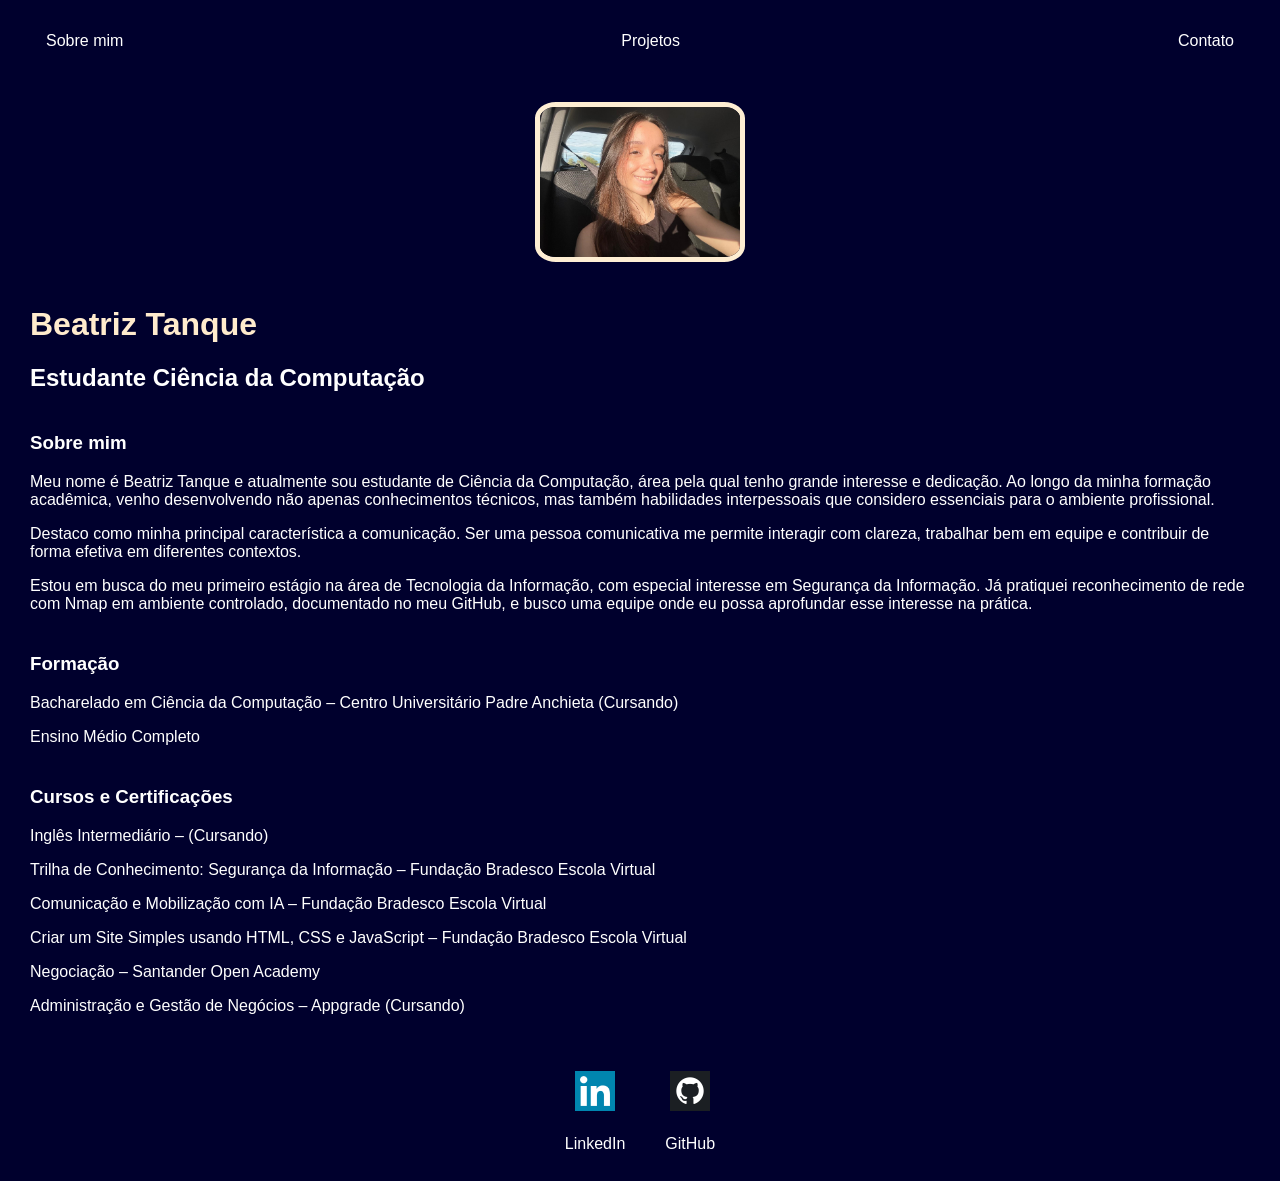
<file: index.html>
<!DOCTYPE html> 
<html lang="pt-BR">
<head>
    <meta charset="UTF-8">
    <meta name="viewport" content="width=device-width, initial-scale=1.0">
    <title>Beatriz Tanque | Portfólio</title>
    <link rel="stylesheet" href="index.css">
</head>
<body>
    <nav>
        <ul>
            <li>
                <a href="index.html">Sobre mim</a>
            </li> 
             <li>
                <a href="project.html">Projetos</a>
            </li>
            <li>
                <a href="contact.html">Contato</a>
            </li>
         </ul>
    </nav>
    <header>
        <div class="center">
             <img src="./img/Beatriz.jpeg">
        </div>
        <h1>Beatriz Tanque</h1>
        <h2> Estudante Ciência da Computação</h2>
    </header>
    <main>
        <section>
            <h3>Sobre mim</h3>
            <p>
                Meu nome é Beatriz Tanque e atualmente sou estudante de Ciência da Computação, área pela qual tenho grande interesse e dedicação. Ao longo da minha formação acadêmica, venho desenvolvendo não apenas conhecimentos técnicos, mas também habilidades interpessoais que considero essenciais para o ambiente profissional.
            </p>
            <p>
                Destaco como minha principal característica a comunicação. Ser uma pessoa comunicativa me permite interagir com clareza, trabalhar bem em equipe e contribuir de forma efetiva em diferentes contextos.
            </p>
            <p>                
                Estou em busca do meu primeiro estágio na área de Tecnologia da Informação, com especial interesse em Segurança da Informação. Já pratiquei reconhecimento de rede com Nmap em ambiente controlado, documentado no meu GitHub, e busco uma equipe onde eu possa aprofundar esse interesse na prática.
            </p>
        </section>
        <section>
            <h3>Formação</h3>
            <p>
                Bacharelado em Ciência da Computação – Centro Universitário Padre Anchieta (Cursando)
            </p>
            <p>
                Ensino Médio Completo
            </p>
        </section>
        <section>
            <h3>Cursos e Certificações</h3>
            <p>
                Inglês Intermediário – (Cursando) 
            </p>
            <p>
                Trilha de Conhecimento: Segurança da Informação – Fundação Bradesco Escola Virtual
            </p>
            <p>
                Comunicação e Mobilização com IA – Fundação Bradesco Escola Virtual
            </p>
            <p>
                Criar um Site Simples usando HTML, CSS e JavaScript – Fundação Bradesco Escola Virtual
            </p>
            <p>
                Negociação – Santander Open Academy
            </p>
            <p>
                Administração e Gestão de Negócios – Appgrade (Cursando)
            </p>
        </section>
    </main>
    <footer>
<a href="https://www.linkedin.com/in/beatriz-tanque/" target="_blank" rel="noopener noreferrer">
    <img src="./img/linkedin img.png" >
    <p>LinkedIn</p>
</a>
<a href="https://github.com/Beatriz-Tanque" target="_blank" rel="noopener noreferrer">
    <img src="./img/githubimg.webp" >
    <p>GitHub</p>
</a>
    </footer>
</body>
</html>
</file>
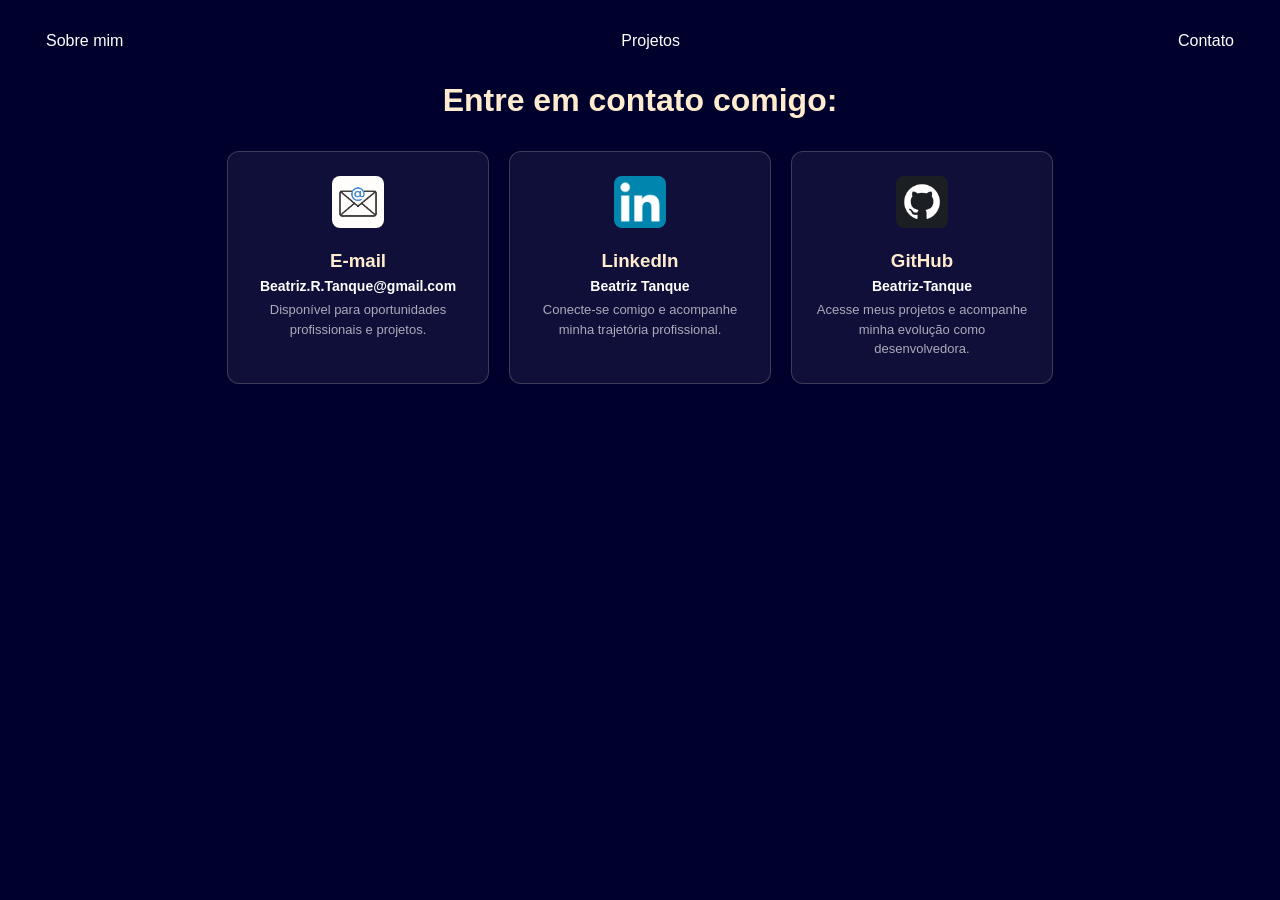
<file: contact.html>
<!DOCTYPE html>
<html lang="pt-BR">
<head>
    <meta charset="UTF-8">
    <meta name="viewport" content="width=device-width, initial-scale=1.0">
    <title>Beatriz Tanque | Contato</title>
    <link rel="stylesheet" href="contact.css">
</head>
<body>
        <nav>
            <ul>
                <li><a href="index.html">Sobre mim</a></li>
                <li><a href="project.html">Projetos</a></li>
                <li><a href="contact.html">Contato</a></li>
            </ul>
        </nav>
            <header class="center">
                <h1>Entre em contato comigo:</h1>
            </header>
            <main class="center">
                <div class="cards-row">

                    <section class="card">
                        <img src="./img/email img.avif" alt="E-mail">
                        <h3>E-mail</h3>
                        <p class="nome">Beatriz.R.Tanque@gmail.com</p>
                        <p class="desc">Disponível para oportunidades profissionais e projetos.</p>
                    </section>

                    <section class="card">
                        <a href="https://www.linkedin.com/in/beatriz-tanque/" target="_blank" rel="noopener noreferrer">
                            <img src= "./img/linkedin img.png" alt="LinkedIn">
                            <h3>LinkedIn</h3>
                            <p class="nome">Beatriz Tanque</p>
                            <p class="desc">Conecte-se comigo e acompanhe minha trajetória profissional.</p>
                        </a>
                    </section>

                    <section class="card">
                        <a href="https://github.com/Beatriz-Tanque" target="_blank" rel="noopener noreferrer">
                            <img src="./img/githubimg.webp" alt="GitHub">
                            <h3>GitHub</h3>
                            <p class="nome">Beatriz-Tanque</p>
                            <p class="desc">Acesse meus projetos e acompanhe minha evolução como desenvolvedora.</p>
                        </a>
                    </section>
                </div>
            </main>
</body>
</html>
</file>
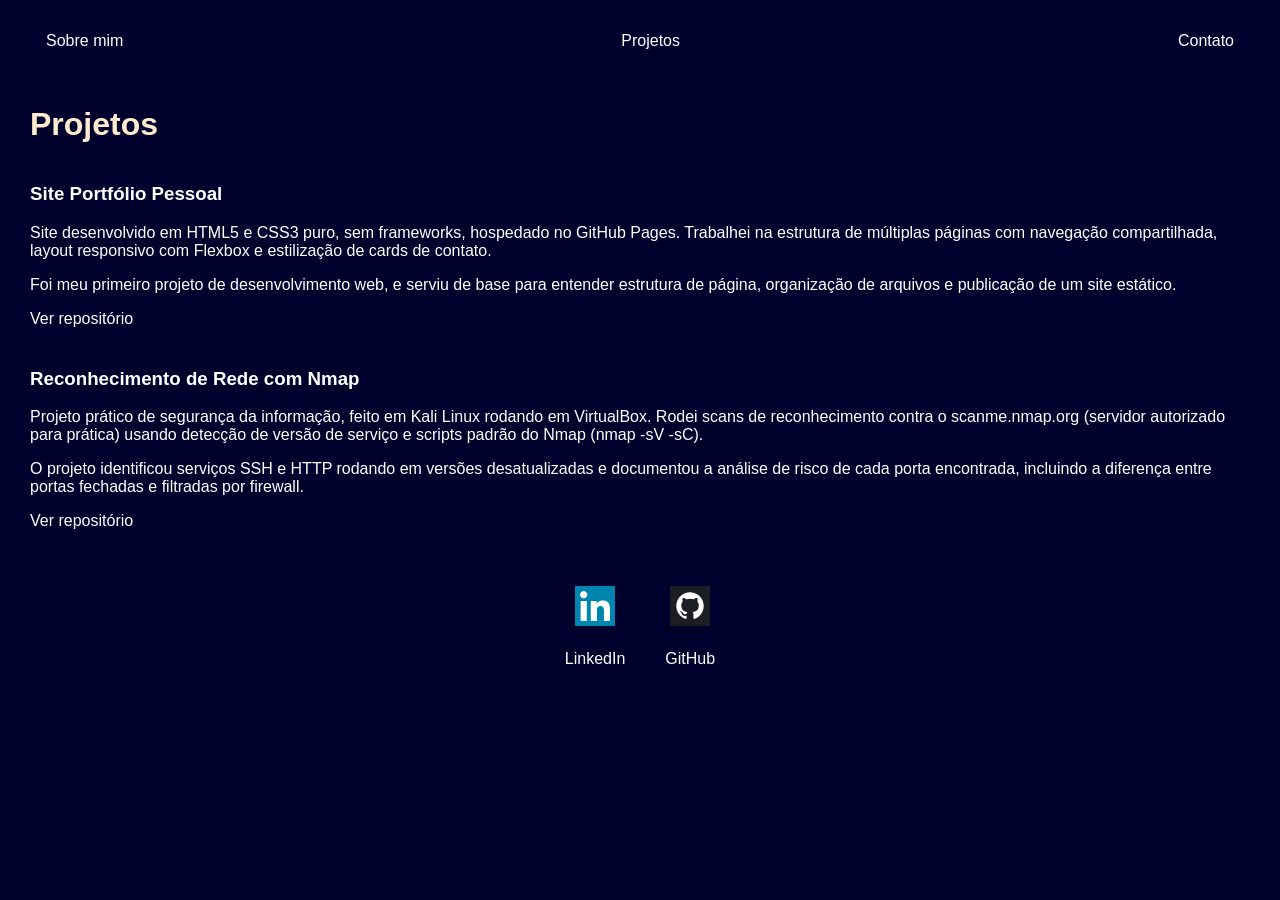
<file: project.html>
<!DOCTYPE html>
<html lang="pt-BR">
<head>
    <meta charset="UTF-8">
    <meta name="viewport" content="width=device-width, initial-scale=1.0">
    <title>Beatriz Tanque | Projetos</title>
    <link rel="stylesheet" href="index.css">
</head>
<body>
    <nav>
        <ul>
            <li>
                <a href="index.html">Sobre mim</a>
            </li> 
             <li>
                <a href="project.html">Projetos</a>
            </li>
            <li>
                <a href="contact.html">Contato</a>
            </li>
         </ul>
    </nav>
    <header>
        <h1>Projetos</h1>
    </header>
    <main>
        <section>
            <h3>Site Portfólio Pessoal</h3>
            <p>
                Site desenvolvido em HTML5 e CSS3 puro, sem frameworks, hospedado no GitHub Pages. Trabalhei na estrutura de múltiplas páginas com navegação compartilhada, layout responsivo com Flexbox e estilização de cards de contato.
            </p>
            <p>
                Foi meu primeiro projeto de desenvolvimento web, e serviu de base para entender estrutura de página, organização de arquivos e publicação de um site estático.
            </p>
            <p>
                <a href="https://github.com/Beatriz-Tanque/Portfolio" target="_blank" rel="noopener noreferrer">Ver repositório</a>
            </p>
        </section>
        <section>
            <h3>Reconhecimento de Rede com Nmap</h3>
            <p>
                Projeto prático de segurança da informação, feito em Kali Linux rodando em VirtualBox. Rodei scans de reconhecimento contra o scanme.nmap.org (servidor autorizado para prática) usando detecção de versão de serviço e scripts padrão do Nmap (nmap -sV -sC).
            </p>
            <p>
                O projeto identificou serviços SSH e HTTP rodando em versões desatualizadas e documentou a análise de risco de cada porta encontrada, incluindo a diferença entre portas fechadas e filtradas por firewall.
            </p>
            <p>
                <a href="https://github.com/Beatriz-Tanque/nmap-scan-lab" target="_blank" rel="noopener noreferrer">Ver repositório</a>
            </p>
        </section>
    </main>
    <footer>
<a href="https://www.linkedin.com/in/beatriz-tanque/" target="_blank" rel="noopener noreferrer">
    <img src="./img/linkedin img.png" >
    <p>LinkedIn</p>
</a>
<a href="https://github.com/Beatriz-Tanque" target="_blank" rel="noopener noreferrer">
    <img src="./img/githubimg.webp" >
    <p>GitHub</p>
</a>
    </footer>
</body>
</html>
</file>
<file: index.css>
body{
    color: white;
    background-color: rgb(0, 0, 45);
    font-family: Arial, Helvetica, sans-serif;
      margin-left:30px;
    margin-right: 30px;
}
ul{
    display: flex;
    justify-content: space-between;
    list-style-type: none;
    align-items: center;
    padding: 16px;
}
a{color: white;
text-decoration: none;}

header img {width: 200px;
    height: 150px;
    border-radius: 10%;
    border: 5px solid rgb(254, 238, 211);
    margin-top: 20px;
}
.center {text-align: center;
}

h1{ color: blanchedalmond;
font-family: Arial, Helvetica, sans-serif;
margin-top: 40px;
}
h2{
    margin-bottom: 40px;
}
h3{
    margin-top: 40px;
}

footer img {
    width: 40px;
    height: 40px;
    margin-top: 40px;
}
footer{
    display: flex;
    justify-content: center;
}
footer a { text-align:center ;}
footer p{
    margin-top: 20px;
    margin: 20px;
}
nav a:hover{ color:rgb(254, 238, 211);
}
</file>
<file: contact.css>
body {
    color: white;
    background-color: rgb(0, 0, 45);
    font-family: Arial, Helvetica, sans-serif;
    margin-left: 30px;
    margin-right: 30px;
    margin-top: 0;
    padding-top: 0;
}

ul {
    display: flex;
    justify-content: space-between;
    list-style-type: none;
    align-items: center;
   padding: 16px;
}

a {
    color: white;
    text-decoration: none;
}

nav a:hover {
    color: rgb(254, 238, 211);
}

h1 {
    color: blanchedalmond;
    margin-top: 16px;
}

h3 {
    color: blanchedalmond;
    margin: 10px 0 6px;
}

.center {
    text-align: center;
}

/* Cards lado a lado */
.cards-row {
    display: flex;
    justify-content: center;
    gap: 20px;
    flex-wrap: wrap;
    margin-top: 32px;
}

.card {
    background: rgba(255, 255, 255, 0.06);
    border: 1px solid rgba(254, 238, 211, 0.2);
    border-radius: 12px;
    padding: 24px 20px;
    flex: 1 1 160px;
    max-width: 220px;
    transition: background 0.2s;
}

.card:hover {
    background: rgba(255, 255, 255, 0.1);
}

.card img {
    width: 52px;
    height: 52px;
    object-fit: cover;
    border-radius: 8px;
    margin-bottom: 8px;
}

.card .nome {
    font-size: 14px;
    font-weight: bold;
    margin: 0 0 6px;
}

.card .desc {
    font-size: 13px;
    color: rgba(255, 255, 255, 0.65);
    line-height: 1.5;
    margin: 0;
}
</file>
